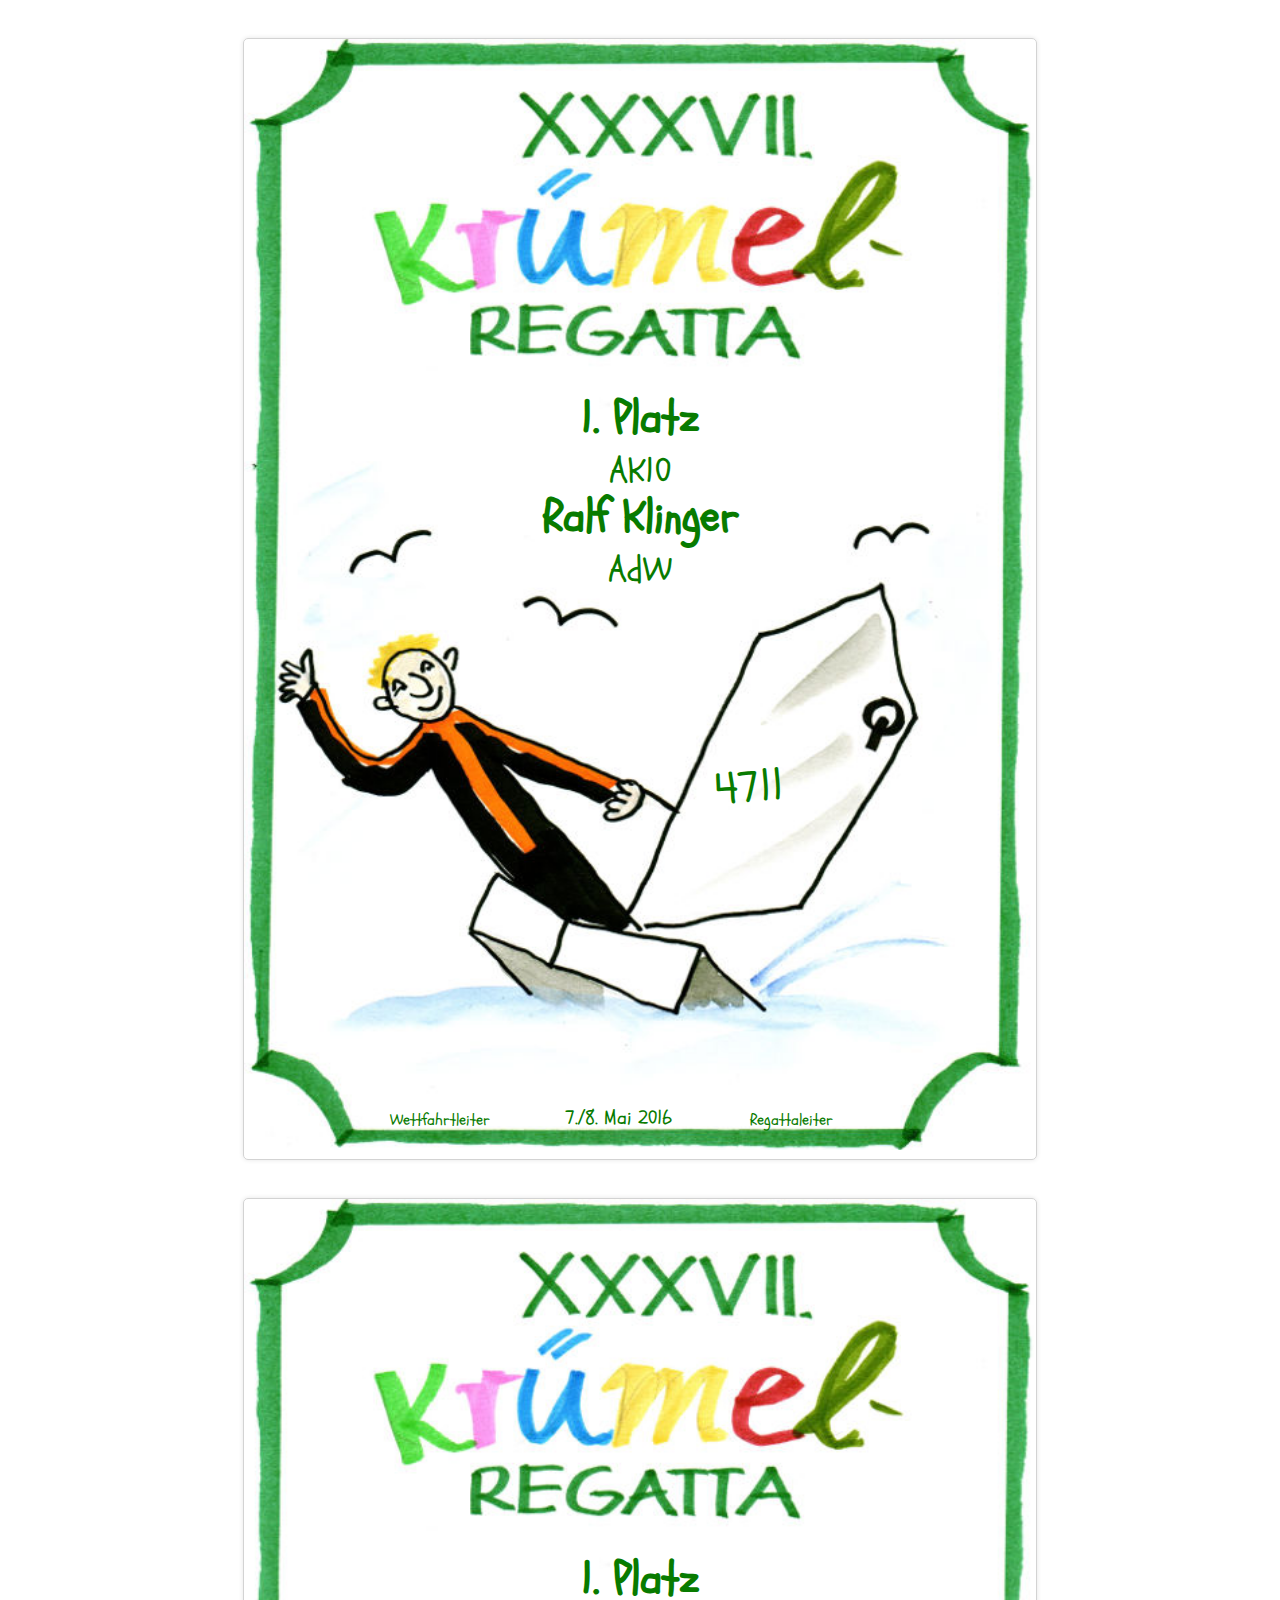
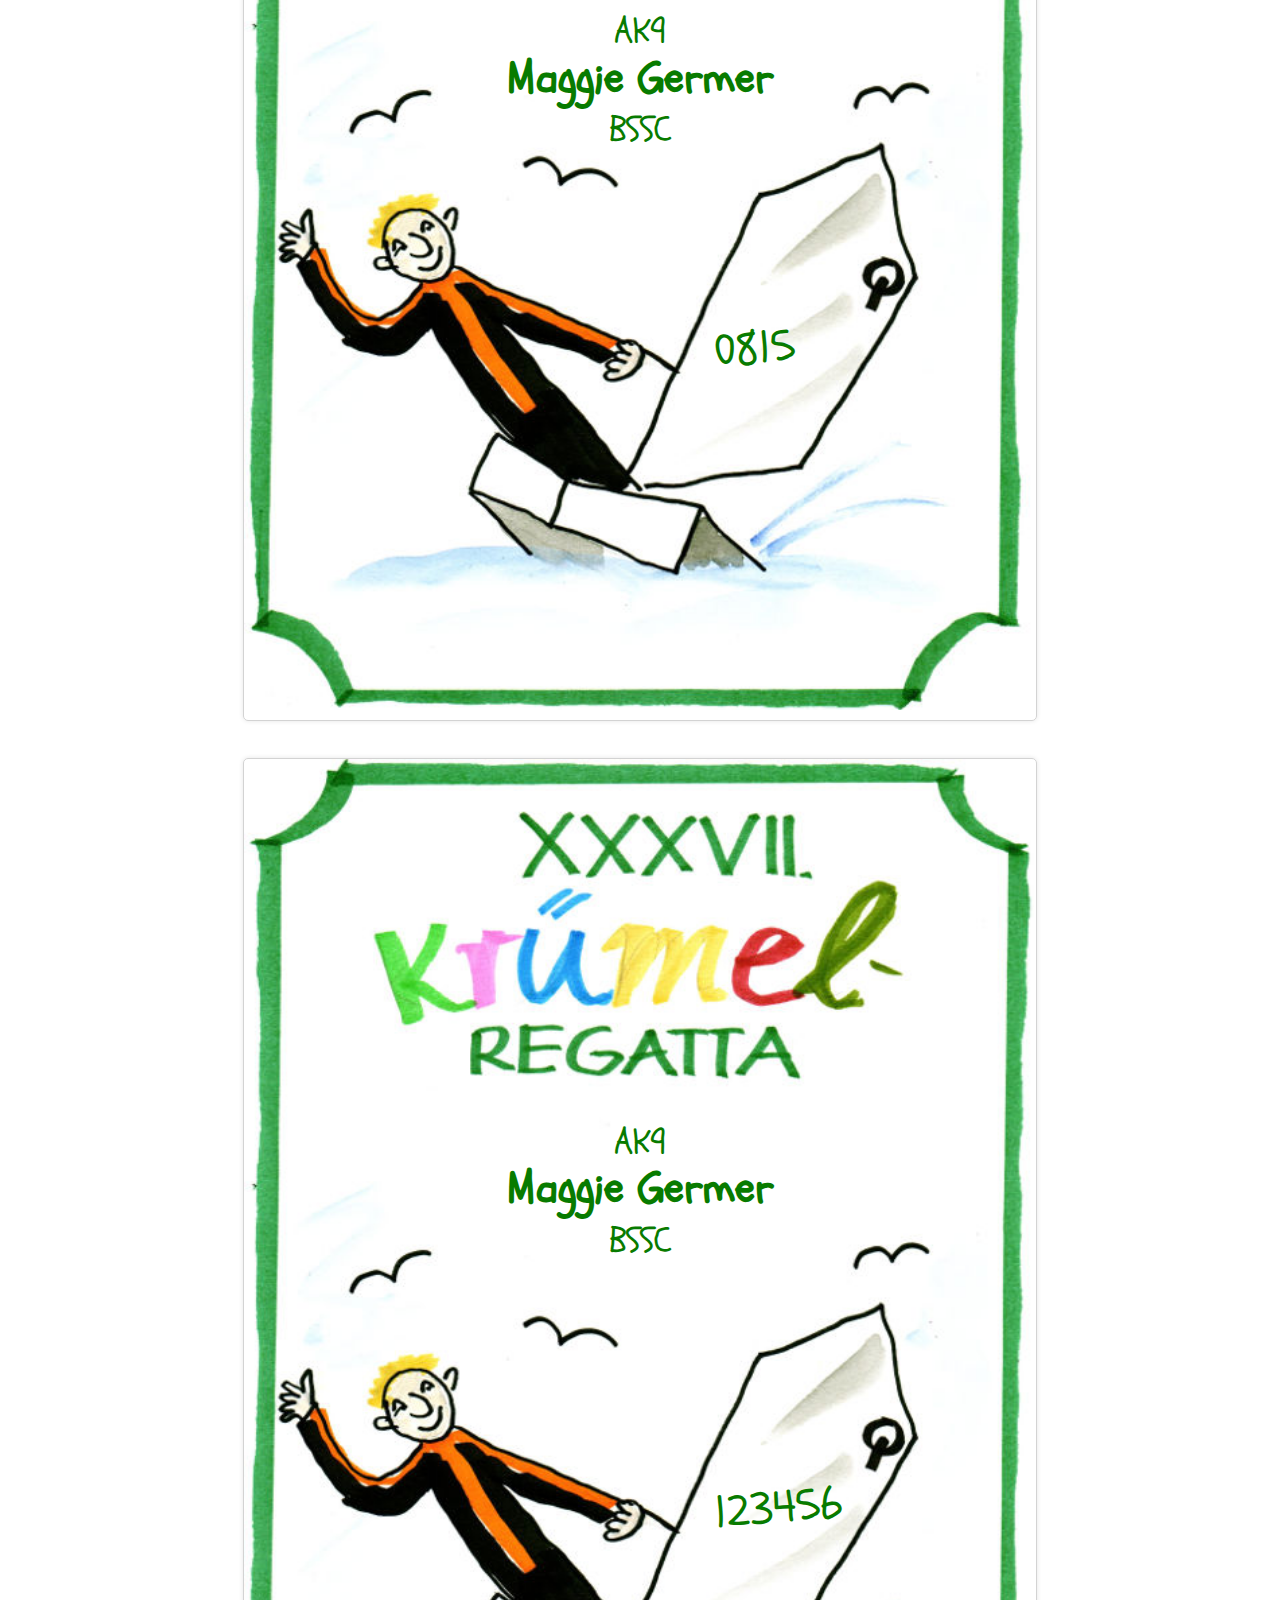
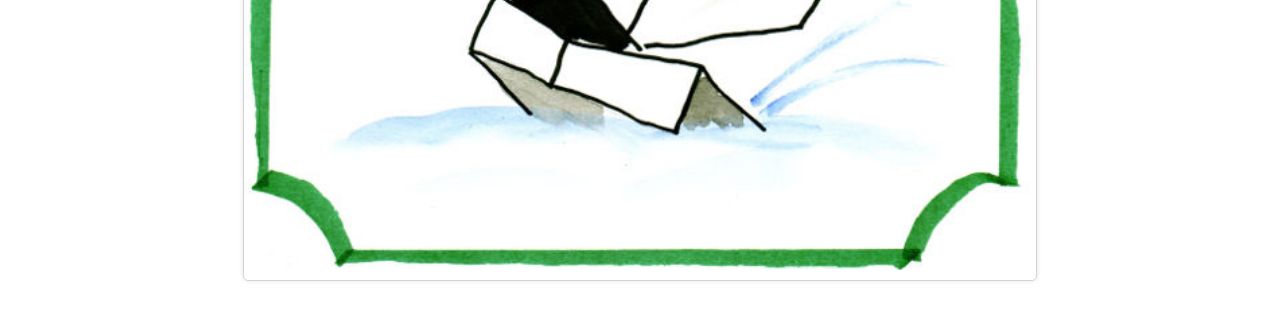
<file: src/test/resources/static/test.html>
<!DOCTYPE html>
<html>
<head>
    <link rel="stylesheet" href="test.css" />
</head>
<body>

    <div class="page">
		<div class="rotate">4711</div>
		<div class="center">
			<b>1. Platz</b> <br />
			<span style="font-size:35px">AK10</span><br />
			<b>Ralf Klinger</b><br />
			<span style="font-size:35px">AdW</span>
		</div>
		<div class="datum">7./8. Mai 2016</div>
		<div class="wettfahrtleiter">Wettfahrtleiter</div>
		<div class="regattaleiter">Regattaleiter</div>
	</div>    
		
    <div class="page">
		<div class="rotate">0815</div>
		<div class="center">
			<b>1. Platz</b> <br />
			<span style="font-size:35px">AK9</span><br />
			<b>Maggie Germer</b><br />
			<span style="font-size:35px">BSSC</span>
		</div>	
    </div>

    <div class="page">
		<div class="rotate">123456</div>
		<div class="center">
			<span style="font-size:35px">AK9</span><br />
			<b>Maggie Germer</b><br />
			<span style="font-size:35px">BSSC</span>
		</div>	
    </div>

</body>
</html>
</file>
<file: src/test/resources/static/test.css>
@font-face {
    font-family: Schoolbell;
    src: url(Schoolbell.ttf);
}

body {
    font-family: Schoolbell;
    line-height: 1.1;
    color: #087B00;
    font-size: 45px;	
    width: 100%;
    height: 100%;
    margin: 0;
    padding: 0;
    /*background-color: #FAFAFA;*/
    /*    font: 12pt "Tahoma"; */
}

.rotate {
    /*    width: 200px;
        height: 100px;
        background-color: yellow; */
    /* Rotate div */
    -ms-transform: rotate(-5deg); /* IE 9 */
    -webkit-transform: rotate(-5deg); /* Chrome, Safari, Opera */
    transform: rotate(-5deg);
    position: absolute;
    margin-top: 650px;
    margin-left: 395px;
}

.center {
    text-align: center;
    margin-left: auto;
    margin-top: 280px;
    position: block;
    /*    width: 60%;
        border: 3px solid #73AD21;
        padding: 10px;*/
}

.datum {
	text-align: center;
    margin-left: 245px;
    position: absolute;
    margin-top: 515px;
	font-size: 20px;
}

.wettfahrtleiter {
    position: absolute;
    margin-top: 520px;
    margin-left: 60px;
    font-size: 16px;
    padding-left: 10px;
    padding-right: 10px;
    
}

.regattaleiter {
    position: absolute;
    margin-top: 520px;
    margin-left: 430px;
    font-size: 16px;
}


/**************** A4 - Print *****************/
* {
    box-sizing: border-box;
    -moz-box-sizing: border-box;
}
.page {
    width: 210mm;
    min-height: 297mm;
    padding: 20mm;
    margin: 10mm auto;
    border: 1px #D3D3D3 solid;
    border-radius: 5px;
    /*background: white;*/
    background-image: url("Urkunde2016-a4.jpg");
    background-size: 790px 1111px;
    background-repeat: no-repeat;
    box-shadow: 0 0 5px rgba(0, 0, 0, 0.1);
}
.subpage {
    padding: 1cm;
    /*border: 5px red solid;*/
    height: 257mm;
    /*outline: 2cm #FFEAEA solid;*/
}

@page {
    size: A4;
    margin: 0;
}

@media print {
    html, body {
        width: 210mm;
        height: 297mm;        
    }

    .page {
        margin: 0;
        border: initial;
        border-radius: initial;
        width: initial;
        min-height: initial;
        box-shadow: initial;
        background: initial;
        page-break-after: always;
    }
}
</file>
